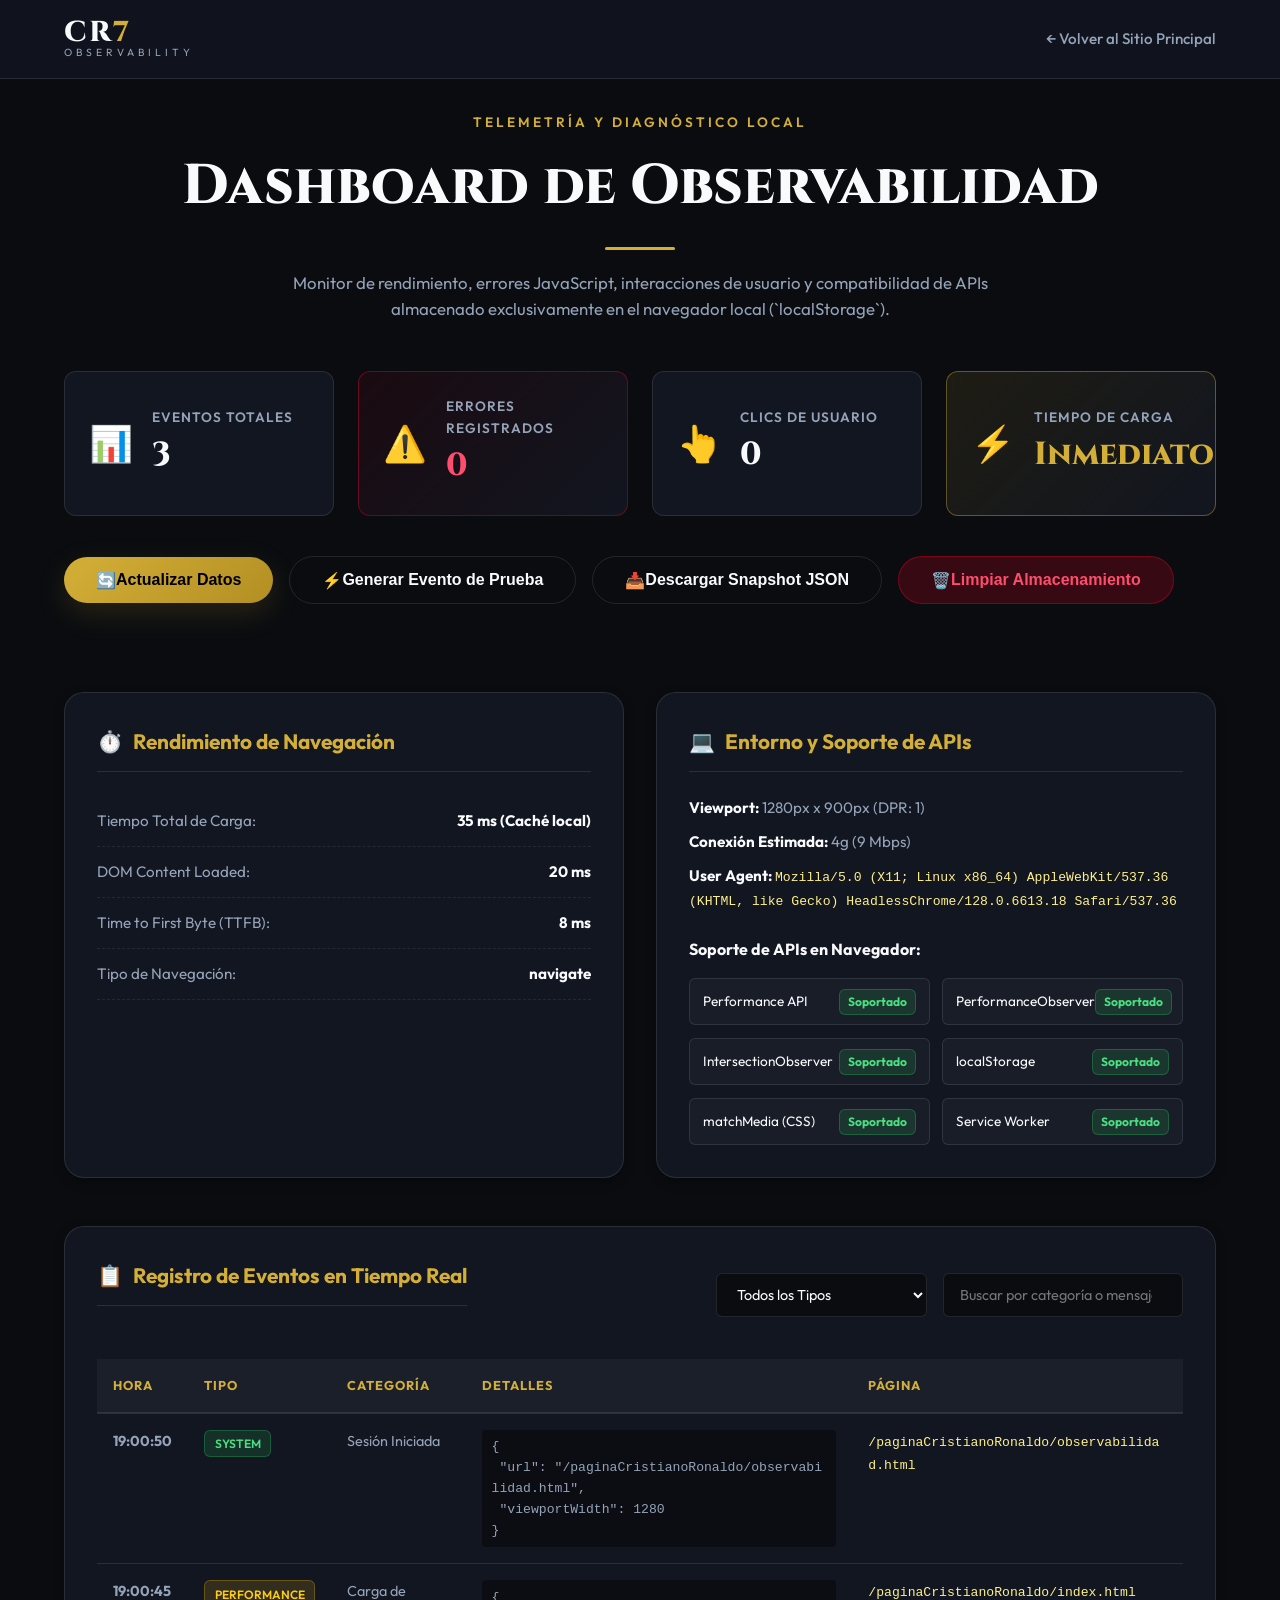
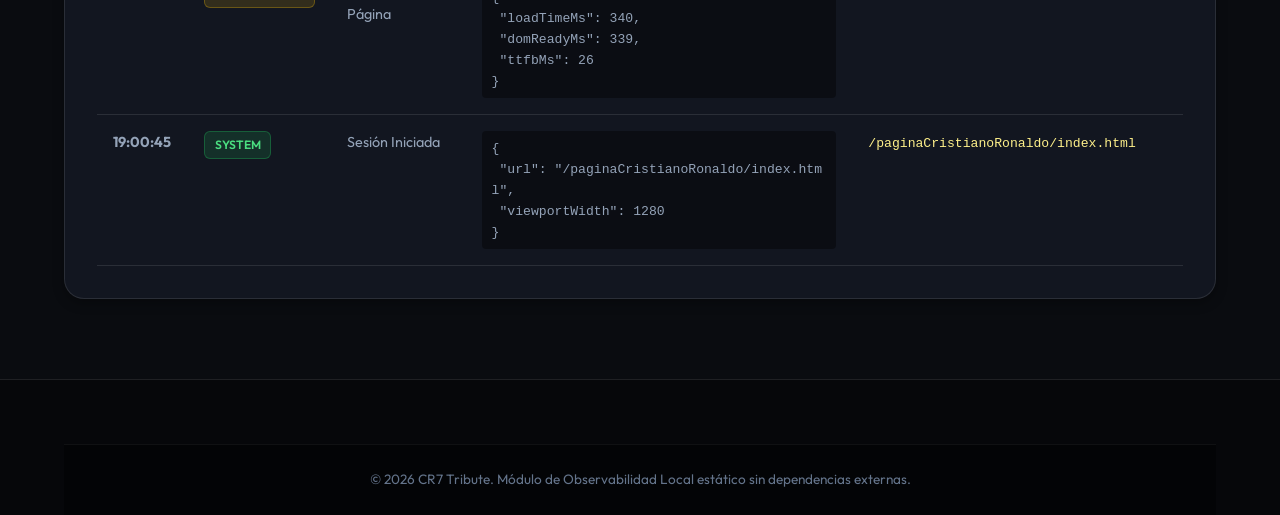
<file: paginaCristianoRonaldo/observabilidad.html>
<!DOCTYPE html>
<html lang="es">
<head>
    <meta charset="UTF-8">
    <meta name="viewport" content="width=device-width, initial-scale=1.0">
    <meta name="description" content="Dashboard de Observabilidad Local en tiempo real para el sitio tributo a Cristiano Ronaldo (CR7). Análisis de rendimiento, errores, interacciones y soporte de APIs sin backend.">
    <meta name="author" content="Docente & Desarrollador Web Senior">
    <title>Dashboard de Observabilidad Local | CR7 Legend</title>

    <!-- Tipografía Google Fonts: Outfit & Cinzel -->
    <link rel="preconnect" href="https://fonts.googleapis.com">
    <link rel="preconnect" href="https://fonts.gstatic.com" crossorigin>
    <link href="https://fonts.googleapis.com/css2?family=Cinzel:wght@600;800&family=Outfit:wght@300;400;500;700;900&display=swap" rel="stylesheet">

    <link rel="stylesheet" href="styles.css">
    <link rel="stylesheet" href="observabilidad.css">
</head>
<body>
    <!-- Enlace directo para accesibilidad -->
    <a href="#main-dashboard" class="skip-link">Saltar al contenido del Dashboard</a>

    <!-- Encabezado y Navegación del Dashboard -->
    <header class="header" id="header">
        <div class="header-container">
            <a href="index.html" class="logo" aria-label="Volver al Inicio - CR7 Legend">
                <span class="logo-text">CR<span class="highlight">7</span></span>
                <span class="logo-subtext">OBSERVABILITY</span>
            </a>

            <nav class="nav" aria-label="Navegación del dashboard">
                <ul class="nav-list">
                    <li><a href="index.html" class="nav-link">← Volver al Sitio Principal</a></li>
                </ul>
            </nav>
        </div>
    </header>

    <main id="main-dashboard" class="dashboard-main container">
        <!-- Título y Descripción -->
        <div class="dashboard-header">
            <span class="section-tag">Telemetría y Diagnóstico Local</span>
            <h1 class="dashboard-title">Dashboard de Observabilidad</h1>
            <div class="title-line"></div>
            <p class="dashboard-subtitle">Monitor de rendimiento, errores JavaScript, interacciones de usuario y compatibilidad de APIs almacenado exclusivamente en el navegador local (`localStorage`).</p>
        </div>

        <!-- Tarjetas de Resumen Ejecutivo -->
        <section class="summary-cards" aria-label="Resumen ejecutivo de métricas">
            <div class="summary-card">
                <div class="card-icon" aria-hidden="true">📊</div>
                <div class="card-info">
                    <span class="card-label">Eventos Totales</span>
                    <span class="card-value" id="statTotalEvents">0</span>
                </div>
            </div>

            <div class="summary-card danger">
                <div class="card-icon" aria-hidden="true">⚠️</div>
                <div class="card-info">
                    <span class="card-label">Errores Registrados</span>
                    <span class="card-value" id="statTotalErrors">0</span>
                </div>
            </div>

            <div class="summary-card">
                <div class="card-icon" aria-hidden="true">👆</div>
                <div class="card-info">
                    <span class="card-label">Clics de Usuario</span>
                    <span class="card-value" id="statTotalClicks">0</span>
                </div>
            </div>

            <div class="summary-card gold">
                <div class="card-icon" aria-hidden="true">⚡</div>
                <div class="card-info">
                    <span class="card-label">Tiempo de Carga</span>
                    <span class="card-value" id="statLoadTime">0 ms</span>
                </div>
            </div>
        </section>

        <!-- Barra de Acciones y Controles del Dashboard -->
        <section class="dashboard-actions-section" aria-label="Controles del sistema">
            <div class="actions-group">
                <button id="btnRefresh" class="btn btn-primary" aria-label="Actualizar datos de observabilidad">
                    <span aria-hidden="true">🔄</span> Actualizar Datos
                </button>

                <button id="btnDemoEvent" class="btn btn-secondary" aria-label="Generar evento de demostración">
                    <span aria-hidden="true">⚡</span> Generar Evento de Prueba
                </button>

                <button id="btnDownloadJson" class="btn btn-secondary" aria-label="Descargar snapshot de observabilidad en formato JSON">
                    <span aria-hidden="true">📥</span> Descargar Snapshot JSON
                </button>

                <button id="btnClearStorage" class="btn btn-danger" aria-label="Limpiar todo el almacenamiento local de observabilidad">
                    <span aria-hidden="true">🗑️</span> Limpiar Almacenamiento
                </button>
            </div>
            <div id="statusNotification" class="status-notification" role="status" aria-live="polite"></div>
        </section>

        <!-- Grilla Principal de Diagnóstico -->
        <div class="dashboard-grid">
            <!-- Panel Rendimiento de Navegación -->
            <section class="panel-card" aria-labelledby="headingPerf">
                <h2 id="headingPerf" class="panel-title">
                    <span aria-hidden="true">⏱️</span> Rendimiento de Navegación
                </h2>
                <div class="panel-body">
                    <ul class="metrics-list" id="perfMetricsList">
                        <li><span>Tiempo Total de Carga:</span> <strong id="metricLoadTime">Procesando...</strong></li>
                        <li><span>DOM Content Loaded:</span> <strong id="metricDomReady">Procesando...</strong></li>
                        <li><span>Time to First Byte (TTFB):</span> <strong id="metricTtfb">Procesando...</strong></li>
                        <li><span>Tipo de Navegación:</span> <strong id="metricNavType">navigate</strong></li>
                    </ul>
                </div>
            </section>

            <!-- Panel Entorno y APIs -->
            <section class="panel-card" aria-labelledby="headingEnv">
                <h2 id="headingEnv" class="panel-title">
                    <span aria-hidden="true">💻</span> Entorno y Soporte de APIs
                </h2>
                <div class="panel-body">
                    <div class="env-info">
                        <p><strong>Viewport:</strong> <span id="envViewport">-</span></p>
                        <p><strong>Conexión Estimada:</strong> <span id="envConnection">-</span></p>
                        <p><strong>User Agent:</strong> <span id="envUserAgent" class="code-text">-</span></p>
                    </div>
                    <h3 class="sub-panel-title">Soporte de APIs en Navegador:</h3>
                    <ul class="api-checklist" id="apiChecklist">
                        <!-- Generado dinámicamente por JS -->
                    </ul>
                </div>
            </section>
        </div>

        <!-- Registro Detallado de Eventos (Event Logs) -->
        <section class="panel-card logs-panel" aria-labelledby="headingLogs">
            <div class="logs-header">
                <h2 id="headingLogs" class="panel-title">
                    <span aria-hidden="true">📋</span> Registro de Eventos en Tiempo Real
                </h2>

                <div class="logs-filters">
                    <div class="filter-control">
                        <label for="filterEventType" class="sr-only">Filtrar por Tipo de Evento</label>
                        <select id="filterEventType" class="select-control">
                            <option value="all">Todos los Tipos</option>
                            <option value="interaction">Clics e Interacciones</option>
                            <option value="error">Errores de JS / Recursos</option>
                            <option value="performance">Métricas de Rendimiento</option>
                            <option value="visibility">Cambios de Visibilidad</option>
                            <option value="system">Sistema y Sesión</option>
                        </select>
                    </div>

                    <div class="search-control">
                        <label for="searchLog" class="sr-only">Buscar en los eventos</label>
                        <input type="search" id="searchLog" class="input-control" placeholder="Buscar por categoría o mensaje...">
                    </div>
                </div>
            </div>

            <div class="table-responsive">
                <table class="logs-table" aria-label="Tabla de eventos registrados localmente">
                    <thead>
                        <tr>
                            <th scope="col">Hora</th>
                            <th scope="col">Tipo</th>
                            <th scope="col">Categoría</th>
                            <th scope="col">Detalles</th>
                            <th scope="col">Página</th>
                        </tr>
                    </thead>
                    <tbody id="logsTableBody">
                        <!-- Renderizado dinámicamente por JS -->
                    </tbody>
                </table>
            </div>
        </section>
    </main>

    <!-- Pie de Página -->
    <footer class="footer">
        <div class="container footer-bottom">
            <p>&copy; 2026 CR7 Tribute. Módulo de Observabilidad Local estático sin dependencias externas.</p>
        </div>
    </footer>

    <script src="observabilidad.js"></script>
</body>
</html>
</file>
<file: paginaCristianoRonaldo/styles.css>
/* ==========================================================================
   DESIGN SYSTEM & VARIABLES CSS
   ========================================================================== */
:root {
    --bg-dark: #0a0c10;
    --bg-card: #121620;
    --bg-card-hover: #1b2130;
    --bg-glass: rgba(18, 22, 32, 0.85);
    
    --text-primary: #f8fafc;
    --text-secondary: #94a3b8;
    --text-muted: #64748b;
    
    --gold-primary: #d4af37;
    --gold-light: #fef08a;
    --gold-glow: rgba(212, 175, 55, 0.35);
    
    --crimson-primary: #e60026;
    --crimson-dark: #8b0000;
    
    --border-color: rgba(255, 255, 255, 0.1);
    --border-gold: rgba(212, 175, 55, 0.4);
    
    --font-heading: 'Cinzel', serif;
    --font-body: 'Outfit', sans-serif;
    
    --radius-sm: 6px;
    --radius-md: 12px;
    --radius-lg: 20px;
    --radius-full: 9999px;
    
    --shadow-sm: 0 4px 12px rgba(0, 0, 0, 0.3);
    --shadow-gold: 0 10px 30px rgba(212, 175, 55, 0.15);
    
    --transition-fast: 0.2s ease;
    --transition-normal: 0.3s cubic-bezier(0.4, 0, 0.2, 1);
}

/* ==========================================================================
   RESET & ESTILOS BASE
   ========================================================================== */
*, *::before, *::after {
    box-sizing: border-box;
    margin: 0;
    padding: 0;
}

/* M4: Respetar prefers-reduced-motion para scroll-behavior */
@media (prefers-reduced-motion: no-preference) {
    html {
        scroll-behavior: smooth;
    }
}

html {
    font-size: 16px;
}

body {
    background-color: var(--bg-dark);
    color: var(--text-primary);
    font-family: var(--font-body);
    line-height: 1.6;
    /* M5: Removido overflow-x: hidden insostenible */
}

/* A1 & B1: Enlace para saltar navegación y utilidades accesibles */
.skip-link {
    position: absolute;
    top: -100px;
    left: 1rem;
    background: var(--gold-primary);
    color: #000;
    padding: 0.8rem 1.5rem;
    font-weight: 700;
    z-index: 9999;
    border-radius: 0 0 var(--radius-sm) var(--radius-sm);
    transition: top 0.2s ease;
    box-shadow: 0 4px 15px rgba(0, 0, 0, 0.5);
}

.skip-link:focus,
.skip-link:focus-visible {
    top: 0;
}

.sr-only {
    position: absolute;
    width: 1px;
    height: 1px;
    padding: 0;
    margin: -1px;
    overflow: hidden;
    clip: rect(0, 0, 0, 0);
    white-space: nowrap;
    border: 0;
}

/* C1: Accesibilidad: Estados de Foco Visibles y Fallback Nativo */
:focus:not(:focus-visible) {
    outline: none;
}

:focus-visible {
    outline: 3px solid var(--gold-primary);
    outline-offset: 4px;
    box-shadow: 0 0 12px var(--gold-glow);
    border-radius: var(--radius-sm);
}

img {
    max-width: 100%;
    height: auto;
    display: block;
}

a {
    color: inherit;
    text-decoration: none;
    transition: var(--transition-fast);
}

ul {
    list-style: none;
}

.container {
    width: 90%;
    max-width: 1200px;
    margin: 0 auto;
}

.highlight {
    color: var(--gold-primary);
}

.gold-gradient {
    background: linear-gradient(135deg, #fff 0%, var(--gold-primary) 50%, var(--gold-light) 100%);
    -webkit-background-clip: text;
    -webkit-text-fill-color: transparent;
}

/* ==========================================================================
   ENCABEZADO & NAVEGACIÓN
   ========================================================================== */
.header {
    position: fixed;
    top: 0;
    left: 0;
    width: 100%;
    z-index: 1000;
    background: var(--bg-glass);
    backdrop-filter: blur(12px);
    -webkit-backdrop-filter: blur(12px);
    border-bottom: 1px solid var(--border-color);
    transition: var(--transition-normal);
}

.header-container {
    display: flex;
    justify-content: space-between;
    align-items: center;
    padding: 1.2rem 5%;
    max-width: 1300px;
    margin: 0 auto;
}

.logo {
    display: flex;
    flex-direction: column;
    line-height: 1;
}

.logo-text {
    font-family: var(--font-heading);
    font-size: 1.8rem;
    font-weight: 800;
    letter-spacing: 2px;
}

.logo-subtext {
    font-size: 0.65rem;
    letter-spacing: 4px;
    color: var(--text-secondary);
    text-transform: uppercase;
}

.nav-list {
    display: flex;
    gap: 2rem;
}

.nav-link {
    font-size: 0.95rem;
    font-weight: 500;
    color: var(--text-secondary);
    position: relative;
    padding: 0.5rem 0;
}

.nav-link::after {
    content: '';
    position: absolute;
    bottom: 0;
    left: 0;
    width: 0%;
    height: 2px;
    background: var(--gold-primary);
    transition: var(--transition-normal);
}

.nav-link:hover,
.nav-link.active {
    color: var(--text-primary);
}

.nav-link:hover::after,
.nav-link.active::after {
    width: 100%;
}

.nav-toggle {
    display: none;
    background: transparent;
    border: none;
    cursor: pointer;
    padding: 0.75rem;
    z-index: 1001;
    min-width: 44px;
    min-height: 44px;
}

.hamburger {
    display: block;
    width: 26px;
    height: 2px;
    background: var(--text-primary);
    position: relative;
    transition: var(--transition-fast);
}

.hamburger::before,
.hamburger::after {
    content: '';
    position: absolute;
    width: 26px;
    height: 2px;
    background: var(--text-primary);
    left: 0;
    transition: var(--transition-fast);
}

.hamburger::before { top: -8px; }
.hamburger::after { bottom: -8px; }

/* ==========================================================================
   SECCIÓN HERO
   ========================================================================== */
.hero-section {
    position: relative;
    min-height: 100vh;
    display: flex;
    align-items: center;
    justify-content: center;
    text-align: center;
    padding: 6rem 1.5rem 3rem;
    background: radial-gradient(circle at center, #1e293b 0%, var(--bg-dark) 80%);
}

.hero-overlay {
    position: absolute;
    inset: 0;
    background: radial-gradient(circle at 50% 30%, var(--gold-glow) 0%, transparent 60%);
    pointer-events: none;
}

.hero-content {
    position: relative;
    z-index: 2;
    max-width: 850px;
    animation: fadeInUp 1s ease-out;
}

.badge {
    display: inline-block;
    padding: 0.4rem 1.2rem;
    background: rgba(212, 175, 55, 0.15);
    border: 1px solid var(--border-gold);
    color: var(--gold-primary);
    font-size: 0.85rem;
    font-weight: 600;
    text-transform: uppercase;
    letter-spacing: 2px;
    border-radius: var(--radius-full);
    margin-bottom: 1.5rem;
}

.hero-title {
    font-family: var(--font-heading);
    font-size: clamp(2.8rem, 7vw, 5.5rem);
    font-weight: 800;
    line-height: 1.1;
    margin-bottom: 1.2rem;
}

.hero-subtitle {
    font-size: clamp(1rem, 2vw, 1.25rem);
    color: var(--text-secondary);
    margin-bottom: 2.5rem;
    max-width: 680px;
    margin-left: auto;
    margin-right: auto;
}

.hero-actions {
    display: flex;
    gap: 1.2rem;
    justify-content: center;
    flex-wrap: wrap;
}

.btn {
    display: inline-flex;
    align-items: center;
    justify-content: center;
    padding: 0.85rem 2rem;
    min-height: 44px;
    font-size: 1rem;
    font-weight: 600;
    border-radius: var(--radius-full);
    cursor: pointer;
    transition: var(--transition-normal);
}

.btn-primary {
    background: linear-gradient(135deg, var(--gold-primary), #b38f24);
    color: #000;
    border: none;
    box-shadow: var(--shadow-gold);
}

.btn-primary:hover {
    transform: translateY(-3px);
    box-shadow: 0 15px 35px rgba(212, 175, 55, 0.35);
}

.btn-secondary {
    background: transparent;
    color: var(--text-primary);
    border: 1px solid var(--border-color);
}

.btn-secondary:hover {
    border-color: var(--gold-primary);
    background: rgba(255, 255, 255, 0.05);
    transform: translateY(-3px);
}

/* Indicador de Desplazamiento */
.scroll-indicator {
    position: absolute;
    bottom: 2rem;
    left: 50%;
    transform: translateX(-50%);
    z-index: 2;
}

.mouse {
    width: 26px;
    height: 42px;
    border: 2px solid var(--text-secondary);
    border-radius: 20px;
    display: block;
    position: relative;
}

.wheel {
    width: 4px;
    height: 8px;
    background: var(--gold-primary);
    border-radius: 2px;
    display: block;
    margin: 6px auto;
    animation: scrollWheel 1.8s infinite;
}

/* ==========================================================================
   ESTILOS GENERALES DE SECCIÓN
   ========================================================================== */
.section {
    padding: 6rem 0;
    position: relative;
    border-bottom: 1px solid var(--border-color);
}

.section-header {
    text-align: center;
    margin-bottom: 4rem;
}

.section-tag {
    font-size: 0.85rem;
    color: var(--gold-primary);
    text-transform: uppercase;
    letter-spacing: 3px;
    font-weight: 600;
    display: block;
    margin-bottom: 0.5rem;
}

.section-title {
    font-family: var(--font-heading);
    font-size: clamp(2rem, 4vw, 3rem);
    font-weight: 800;
}

.title-line {
    width: 70px;
    height: 3px;
    background: var(--gold-primary);
    margin: 1rem auto 0;
    border-radius: 2px;
}

.section-description {
    color: var(--text-secondary);
    margin-top: 1rem;
    font-size: 1.05rem;
}

/* ==========================================================================
   SECCIÓN BIOGRAFÍA
   ========================================================================== */
.biografia-grid {
    display: grid;
    grid-template-columns: 1fr 340px;
    gap: 2.5rem;
}

.biografia-card {
    background: var(--bg-card);
    border: 1px solid var(--border-color);
    border-radius: var(--radius-lg);
    padding: 2.5rem;
}

.biografia-card h3 {
    font-family: var(--font-heading);
    font-size: 1.6rem;
    color: var(--gold-primary);
    margin-bottom: 1.2rem;
}

.biografia-card p {
    color: var(--text-secondary);
    margin-bottom: 1.2rem;
    font-size: 1.05rem;
}

.quote {
    margin-top: 2rem;
    padding: 1.5rem;
    border-left: 4px solid var(--gold-primary);
    background: rgba(212, 175, 55, 0.05);
    border-radius: 0 var(--radius-md) var(--radius-md) 0;
    font-style: italic;
    font-size: 1.15rem;
    color: var(--text-primary);
}

.quote cite {
    display: block;
    margin-top: 0.5rem;
    font-size: 0.9rem;
    color: var(--gold-primary);
    font-style: normal;
    font-weight: 600;
}

.biografia-sidebar {
    display: flex;
    flex-direction: column;
    gap: 1.5rem;
}

.info-card {
    background: var(--bg-card);
    border: 1px solid var(--border-color);
    border-radius: var(--radius-md);
    padding: 1.5rem;
}

.info-card.gold-border {
    border-color: var(--border-gold);
}

/* B2: h3 corregido para jerarquía semántica */
.info-card h3 {
    font-size: 1.1rem;
    color: var(--gold-primary);
    margin-bottom: 1rem;
    text-transform: uppercase;
    letter-spacing: 1px;
}

.info-list li {
    font-size: 0.92rem;
    color: var(--text-secondary);
    padding: 0.5rem 0;
    border-bottom: 1px dashed rgba(255, 255, 255, 0.05);
}

.info-list li strong {
    color: var(--text-primary);
}

.pillars {
    display: flex;
    flex-wrap: wrap;
    gap: 0.6rem;
}

.pillar-tag {
    background: rgba(255, 255, 255, 0.05);
    border: 1px solid var(--border-color);
    padding: 0.4rem 0.8rem;
    border-radius: var(--radius-sm);
    font-size: 0.82rem;
    color: var(--text-primary);
}

/* ==========================================================================
   SECCIÓN TRAYECTORIA INTERACTIVA (TIMELINE)
   ========================================================================== */
.timeline-filters {
    display: flex;
    justify-content: center;
    gap: 0.6rem;
    flex-wrap: wrap;
    margin-bottom: 3.5rem;
}

.filter-btn {
    background: var(--bg-card);
    color: var(--text-secondary);
    border: 1px solid var(--border-color);
    padding: 0.6.5rem 1.4rem;
    min-height: 44px;
    min-width: 44px;
    display: inline-flex;
    align-items: center;
    justify-content: center;
    border-radius: var(--radius-full);
    font-size: 0.9rem;
    font-weight: 500;
    cursor: pointer;
    transition: var(--transition-fast);
}

.filter-btn:hover,
.filter-btn.active {
    background: var(--gold-primary);
    color: #000;
    border-color: var(--gold-primary);
    font-weight: 700;
}

.timeline {
    position: relative;
    max-width: 850px;
    margin: 0 auto;
}

.timeline::before {
    content: '';
    position: absolute;
    left: 20px;
    top: 0;
    bottom: 0;
    width: 2px;
    background: linear-gradient(180deg, var(--gold-primary) 0%, rgba(212, 175, 55, 0.1) 100%);
}

.timeline-item {
    position: relative;
    padding-left: 60px;
    margin-bottom: 2.5rem;
    transition: var(--transition-normal);
}

.timeline-item.hidden {
    display: none;
}

.timeline-dot {
    position: absolute;
    left: 11px;
    top: 5px;
    width: 20px;
    height: 20px;
    border-radius: 50%;
    background: var(--bg-dark);
    border: 3px solid var(--gold-primary);
    box-shadow: 0 0 10px var(--gold-glow);
}

.timeline-content {
    background: var(--bg-card);
    border: 1px solid var(--border-color);
    border-radius: var(--radius-md);
    padding: 1.8rem;
    transition: var(--transition-normal);
}

.timeline-item:hover .timeline-content {
    border-color: var(--border-gold);
    transform: translateX(5px);
    box-shadow: var(--shadow-sm);
}

.timeline-date {
    display: inline-block;
    color: var(--gold-primary);
    font-weight: 700;
    font-size: 0.88rem;
    margin-bottom: 0.5rem;
}

.timeline-content h3 {
    font-size: 1.25rem;
    margin-bottom: 0.6rem;
}

.timeline-content p {
    color: var(--text-secondary);
    font-size: 0.95rem;
    margin-bottom: 1rem;
}

.club-badge {
    display: inline-block;
    padding: 0.25rem 0.75rem;
    background: rgba(255, 255, 255, 0.06);
    border-radius: var(--radius-sm);
    font-size: 0.75rem;
    font-weight: 600;
    color: var(--text-secondary);
}

.club-badge.gold {
    background: rgba(212, 175, 55, 0.15);
    color: var(--gold-primary);
    border: 1px solid var(--border-gold);
}

.club-badge.flag {
    background: rgba(230, 0, 38, 0.15);
    color: var(--crimson-primary);
    border: 1px solid rgba(230, 0, 38, 0.3);
}

/* ==========================================================================
   SECCIÓN ESTADÍSTICAS
   ========================================================================== */
.stats-grid {
    display: grid;
    grid-template-columns: repeat(auto-fit, minmax(min(210px, 100%), 1fr));
    gap: 1.8rem;
}

.stat-card {
    background: var(--bg-card);
    border: 1px solid var(--border-color);
    border-radius: var(--radius-lg);
    padding: 2.5rem 1.5rem;
    text-align: center;
    position: relative;
    overflow: hidden;
    transition: var(--transition-normal);
}

.stat-card:hover {
    transform: translateY(-8px);
    border-color: var(--border-gold);
    box-shadow: var(--shadow-gold);
}

.stat-card.gold {
    background: linear-gradient(180deg, rgba(212, 175, 55, 0.08) 0%, var(--bg-card) 100%);
    border-color: var(--border-gold);
}

.stat-icon {
    font-size: 2.2rem;
    margin-bottom: 0.8rem;
}

.stat-number {
    font-family: var(--font-heading);
    font-size: 3.2rem;
    font-weight: 800;
    color: var(--text-primary);
    display: inline-block;
    line-height: 1;
}

.stat-card.gold .stat-number {
    color: var(--gold-primary);
}

.stat-plus {
    display: inline-block;
    font-size: 2rem;
    color: var(--gold-primary);
    font-weight: 700;
}

.stat-label {
    color: var(--text-secondary);
    font-size: 0.95rem;
    font-weight: 500;
    margin-top: 0.6rem;
}

/* ==========================================================================
   SECCIÓN GALERÍA MULTIMEDIA
   ========================================================================== */
/* M6: Prevenir desbordamiento horizontal en pantallas de 320px */
.galeria-grid {
    display: grid;
    grid-template-columns: repeat(auto-fit, minmax(min(280px, 100%), 1fr));
    gap: 2rem;
}

.galeria-item {
    position: relative;
    border-radius: var(--radius-lg);
    overflow: hidden;
    aspect-ratio: 16 / 10;
    border: 1px solid var(--border-color);
    background: var(--bg-card);
}

.galeria-item img {
    width: 100%;
    height: 100%;
    object-fit: cover;
    transition: transform 0.6s cubic-bezier(0.25, 1, 0.5, 1);
}

.galeria-item:hover img {
    transform: scale(1.08);
}

.galeria-overlay {
    position: absolute;
    inset: 0;
    background: linear-gradient(0deg, rgba(10, 12, 16, 0.95) 0%, rgba(10, 12, 16, 0.3) 60%, transparent 100%);
    display: flex;
    flex-direction: column;
    justify-content: flex-end;
    padding: 1.8rem;
    opacity: 0;
    transition: opacity var(--transition-normal);
}

.galeria-item:hover .galeria-overlay,
.galeria-item:focus-within .galeria-overlay {
    opacity: 1;
}

.galeria-overlay h3 {
    font-size: 1.2rem;
    color: var(--gold-primary);
    margin-bottom: 0.4rem;
}

.galeria-overlay p {
    font-size: 0.88rem;
    color: var(--text-secondary);
    margin-bottom: 1rem;
}

/* M1: Mínimo 44x44px en objetivos táctiles */
.view-btn {
    align-self: flex-start;
    background: rgba(212, 175, 55, 0.2);
    border: 1px solid var(--border-gold);
    color: var(--gold-primary);
    padding: 0.75rem 1.5rem;
    min-height: 44px;
    min-width: 44px;
    display: inline-flex;
    align-items: center;
    justify-content: center;
    border-radius: var(--radius-full);
    font-size: 0.88rem;
    font-weight: 600;
    cursor: pointer;
    transition: var(--transition-fast);
}

.view-btn:hover {
    background: var(--gold-primary);
    color: #000;
}

/* ==========================================================================
   MODAL / LIGHTBOX DE IMAGEN
   ========================================================================== */
.modal {
    position: fixed;
    inset: 0;
    z-index: 2000;
    display: flex;
    align-items: center;
    justify-content: center;
    padding: 2rem;
    opacity: 0;
    visibility: hidden;
    transition: opacity var(--transition-normal), visibility var(--transition-normal);
}

.modal.active {
    opacity: 1;
    visibility: visible;
}

.modal-backdrop {
    position: absolute;
    inset: 0;
    background: rgba(0, 0, 0, 0.85);
    backdrop-filter: blur(8px);
}

.modal-content {
    position: relative;
    z-index: 2001;
    max-width: 900px;
    width: 100%;
    background: var(--bg-card);
    border: 1px solid var(--border-gold);
    border-radius: var(--radius-lg);
    padding: 2.5rem 2rem 2rem;
    box-shadow: 0 25px 50px rgba(0, 0, 0, 0.7);
    text-align: center;
}

.modal-close {
    position: absolute;
    top: 1rem;
    right: 1.2rem;
    background: transparent;
    border: none;
    color: var(--text-secondary);
    font-size: 2.2rem;
    cursor: pointer;
    transition: var(--transition-fast);
    line-height: 1;
    min-width: 44px;
    min-height: 44px;
    display: inline-flex;
    align-items: center;
    justify-content: center;
}

.modal-close:hover {
    color: var(--gold-primary);
}

.modal-content img {
    max-height: 65vh;
    margin: 0 auto 1.5rem;
    border-radius: var(--radius-md);
    object-fit: contain;
}

.modal-content h3 {
    font-size: 1.5rem;
    color: var(--gold-primary);
    margin-bottom: 0.5rem;
}

.modal-content p {
    color: var(--text-secondary);
    font-size: 0.95rem;
}

/* ==========================================================================
   PIE DE PÁGINA (FOOTER)
   ========================================================================== */
.footer {
    background: #06070a;
    border-top: 1px solid var(--border-color);
    padding-top: 4rem;
}

.footer-container {
    display: grid;
    grid-template-columns: 2fr 1fr 1fr;
    gap: 3rem;
    margin-bottom: 3rem;
}

.footer-brand p {
    color: var(--text-secondary);
    font-size: 0.9rem;
    margin-top: 1rem;
    max-width: 380px;
}

.footer-links h4,
.footer-external h4 {
    font-size: 1rem;
    color: var(--gold-primary);
    margin-bottom: 1.2rem;
    text-transform: uppercase;
    letter-spacing: 1px;
}

.footer-links ul li,
.footer-external ul li {
    margin-bottom: 0.6rem;
}

.footer-links a,
.footer-external a {
    color: var(--text-secondary);
    font-size: 0.9rem;
}

.footer-links a:hover,
.footer-external a:hover {
    color: var(--gold-primary);
}

.footer-bottom {
    background: #030406;
    padding: 1.5rem 0;
    text-align: center;
    border-top: 1px solid rgba(255, 255, 255, 0.05);
    color: var(--text-muted);
    font-size: 0.85rem;
}

/* ==========================================================================
   ANIMACIONES KEYFRAMES
   ========================================================================== */
@keyframes fadeInUp {
    from {
        opacity: 0;
        transform: translateY(30px);
    }
    to {
        opacity: 1;
        transform: translateY(0);
    }
}

@keyframes scrollWheel {
    0% {
        opacity: 1;
        transform: translateY(0);
    }
    100% {
        opacity: 0;
        transform: translateY(14px);
    }
}

/* M3: Respetar preferencia prefers-reduced-motion en animaciones */
@media (prefers-reduced-motion: reduce) {
    *, *::before, *::after {
        animation-duration: 0.01ms !important;
        animation-iteration-count: 1 !important;
        transition-duration: 0.01ms !important;
        scroll-behavior: auto !important;
    }
}

/* ==========================================================================
   MEDIA QUERIES - DISEÑO RESPONSIVE
   ========================================================================== */
@media (max-width: 900px) {
    .biografia-grid {
        grid-template-columns: 1fr;
    }

    .footer-container {
        grid-template-columns: 1fr 1fr;
    }
}

@media (max-width: 768px) {
    .nav-toggle {
        display: block;
    }

    .nav {
        position: fixed;
        top: 0;
        right: -100%;
        width: 80%;
        max-width: 320px;
        height: 100vh;
        background: var(--bg-card);
        padding: 6rem 2rem;
        box-shadow: -10px 0 30px rgba(0, 0, 0, 0.8);
        transition: right var(--transition-normal);
    }

    .nav.open {
        right: 0;
    }

    .nav-list {
        flex-direction: column;
        gap: 1.5rem;
    }

    .nav-link {
        font-size: 1.2rem;
    }

    /* M2: Superposición de galería visible siempre en pantallas táctiles */
    .galeria-overlay {
        opacity: 1;
        background: linear-gradient(0deg, rgba(10, 12, 16, 0.92) 0%, rgba(10, 12, 16, 0.45) 100%);
    }

    .footer-container {
        grid-template-columns: 1fr;
        gap: 2rem;
    }
    
    .timeline::before {
        left: 15px;
    }

    .timeline-dot {
        left: 6px;
    }

    .timeline-item {
        padding-left: 45px;
    }
}
</file>
<file: paginaCristianoRonaldo/observabilidad.css>
/* ==========================================================================
   CRISTIANO RONALDO - ESTILOS DEL DASHBOARD DE OBSERVABILIDAD LOCAL
   Extiende el sistema de diseño principal de styles.css
   ========================================================================== */

.dashboard-main {
    padding-top: 7rem;
    padding-bottom: 5rem;
}

.dashboard-header {
    text-align: center;
    margin-bottom: 3rem;
}

.dashboard-title {
    font-family: var(--font-heading);
    font-size: clamp(2.2rem, 5vw, 3.5rem);
    font-weight: 800;
}

.dashboard-subtitle {
    color: var(--text-secondary);
    max-width: 750px;
    margin: 1.2rem auto 0;
    font-size: 1.05rem;
}

/* ==========================================================================
   TARJETAS DE RESUMEN EJECUTIVO
   ========================================================================== */
.summary-cards {
    display: grid;
    grid-template-columns: repeat(auto-fit, minmax(min(230px, 100%), 1fr));
    gap: 1.5rem;
    margin-bottom: 2.5rem;
}

.summary-card {
    background: var(--bg-card);
    border: 1px solid var(--border-color);
    border-radius: var(--radius-md);
    padding: 1.5rem;
    display: flex;
    align-items: center;
    gap: 1.2rem;
    transition: var(--transition-fast);
}

.summary-card:hover {
    border-color: var(--border-gold);
    transform: translateY(-3px);
}

.summary-card.gold {
    border-color: var(--border-gold);
    background: linear-gradient(135deg, rgba(212, 175, 55, 0.1) 0%, var(--bg-card) 100%);
}

.summary-card.danger {
    border-color: rgba(230, 0, 38, 0.4);
    background: linear-gradient(135deg, rgba(230, 0, 38, 0.08) 0%, var(--bg-card) 100%);
}

.card-icon {
    font-size: 2.2rem;
    line-height: 1;
}

.card-info {
    display: flex;
    flex-direction: column;
}

.card-label {
    font-size: 0.85rem;
    color: var(--text-secondary);
    text-transform: uppercase;
    letter-spacing: 1px;
    font-weight: 600;
}

.card-value {
    font-family: var(--font-heading);
    font-size: 2rem;
    font-weight: 800;
    color: var(--text-primary);
}

.summary-card.gold .card-value {
    color: var(--gold-primary);
}

.summary-card.danger .card-value {
    color: #ff4d6d;
}

/* ==========================================================================
   BARRA DE ACCIONES Y NOTIFICACIONES
   ========================================================================== */
.dashboard-actions-section {
    margin-bottom: 3rem;
}

.actions-group {
    display: flex;
    gap: 1rem;
    flex-wrap: wrap;
    align-items: center;
}

.btn-danger {
    background: rgba(230, 0, 38, 0.2);
    color: #ff4d6d;
    border: 1px solid rgba(230, 0, 38, 0.4);
}

.btn-danger:hover {
    background: #e60026;
    color: #fff;
}

.status-notification {
    margin-top: 1rem;
    font-size: 0.95rem;
    color: var(--gold-primary);
    min-height: 1.5rem;
}

/* ==========================================================================
   PANELD GRID (RENDIMIENTO Y ENTORNO)
   ========================================================================== */
.dashboard-grid {
    display: grid;
    grid-template-columns: repeat(auto-fit, minmax(min(380px, 100%), 1fr));
    gap: 2rem;
    margin-bottom: 3rem;
}

.panel-card {
    background: var(--bg-card);
    border: 1px solid var(--border-color);
    border-radius: var(--radius-lg);
    padding: 2rem;
    box-shadow: var(--shadow-sm);
}

.panel-title {
    font-size: 1.3rem;
    color: var(--gold-primary);
    margin-bottom: 1.5rem;
    display: flex;
    align-items: center;
    gap: 0.6rem;
    border-bottom: 1px solid var(--border-color);
    padding-bottom: 0.8rem;
}

.metrics-list li {
    display: flex;
    justify-content: space-between;
    padding: 0.8rem 0;
    border-bottom: 1px dashed rgba(255, 255, 255, 0.08);
    font-size: 0.95rem;
    color: var(--text-secondary);
}

.metrics-list li strong {
    color: var(--text-primary);
}

.env-info p {
    margin-bottom: 0.6rem;
    font-size: 0.95rem;
    color: var(--text-secondary);
}

.env-info p strong {
    color: var(--text-primary);
}

.code-text {
    font-family: monospace;
    font-size: 0.82rem;
    color: var(--gold-light);
    word-break: break-all;
}

.sub-panel-title {
    font-size: 1rem;
    color: var(--text-primary);
    margin: 1.5rem 0 1rem;
}

.api-checklist {
    display: grid;
    grid-template-columns: repeat(auto-fit, minmax(170px, 1fr));
    gap: 0.8rem;
}

.api-item {
    background: rgba(255, 255, 255, 0.03);
    border: 1px solid var(--border-color);
    border-radius: var(--radius-sm);
    padding: 0.6rem 0.8rem;
    font-size: 0.85rem;
    display: flex;
    justify-content: space-between;
    align-items: center;
}

.badge-status {
    padding: 0.15rem 0.5rem;
    border-radius: var(--radius-sm);
    font-size: 0.75rem;
    font-weight: 700;
}

.badge-status.supported {
    background: rgba(34, 197, 94, 0.15);
    color: #4ade80;
    border: 1px solid rgba(34, 197, 94, 0.3);
}

.badge-status.unsupported {
    background: rgba(239, 68, 68, 0.15);
    color: #f87171;
    border: 1px solid rgba(239, 68, 68, 0.3);
}

/* ==========================================================================
   REGISTRO DE EVENTOS (LOGS TABLE)
   ========================================================================== */
.logs-panel {
    grid-column: 1 / -1;
}

.logs-header {
    display: flex;
    justify-content: space-between;
    align-items: center;
    flex-wrap: wrap;
    gap: 1.5rem;
    margin-bottom: 1.8rem;
}

.logs-filters {
    display: flex;
    gap: 1rem;
    flex-wrap: wrap;
}

.select-control,
.input-control {
    background: var(--bg-dark);
    color: var(--text-primary);
    border: 1px solid var(--border-color);
    border-radius: var(--radius-sm);
    padding: 0.6rem 1rem;
    font-size: 0.9rem;
    font-family: var(--font-body);
    min-height: 44px;
}

.select-control:focus-visible,
.input-control:focus-visible {
    border-color: var(--gold-primary);
    outline: 2px solid var(--gold-primary);
}

.table-responsive {
    width: 100%;
    overflow-x: auto;
}

.logs-table {
    width: 100%;
    border-collapse: collapse;
    text-align: left;
    font-size: 0.9rem;
}

.logs-table th {
    background: rgba(255, 255, 255, 0.04);
    color: var(--gold-primary);
    padding: 1rem;
    border-bottom: 2px solid var(--border-color);
    text-transform: uppercase;
    font-size: 0.8rem;
    letter-spacing: 1px;
}

.logs-table td {
    padding: 1rem;
    border-bottom: 1px solid var(--border-color);
    color: var(--text-secondary);
    vertical-align: top;
}

.logs-table tr:hover td {
    background: rgba(255, 255, 255, 0.02);
}

.event-badge {
    display: inline-block;
    padding: 0.2rem 0.6rem;
    border-radius: var(--radius-sm);
    font-size: 0.75rem;
    font-weight: 600;
    text-transform: uppercase;
}

.event-badge.interaction { background: rgba(59, 130, 246, 0.15); color: #60a5fa; border: 1px solid rgba(59, 130, 246, 0.3); }
.event-badge.error { background: rgba(239, 68, 68, 0.15); color: #f87171; border: 1px solid rgba(239, 68, 68, 0.3); }
.event-badge.performance { background: rgba(234, 179, 8, 0.15); color: #facc15; border: 1px solid rgba(234, 179, 8, 0.3); }
.event-badge.visibility { background: rgba(168, 85, 247, 0.15); color: #c084fc; border: 1px solid rgba(168, 85, 247, 0.3); }
.event-badge.system { background: rgba(34, 197, 94, 0.15); color: #4ade80; border: 1px solid rgba(34, 197, 94, 0.3); }

/* Details formatting */
.details-box {
    font-family: monospace;
    font-size: 0.82rem;
    background: rgba(0, 0, 0, 0.4);
    padding: 0.4rem 0.6rem;
    border-radius: 4px;
    max-width: 400px;
    white-space: pre-wrap;
    word-break: break-all;
}

/* Responsive queries for dashboard */
@media (max-width: 768px) {
    .logs-header {
        flex-direction: column;
        align-items: stretch;
    }

    .logs-filters {
        flex-direction: column;
    }

    .actions-group {
        flex-direction: column;
        align-items: stretch;
    }

    .actions-group .btn {
        width: 100%;
    }
}
</file>
